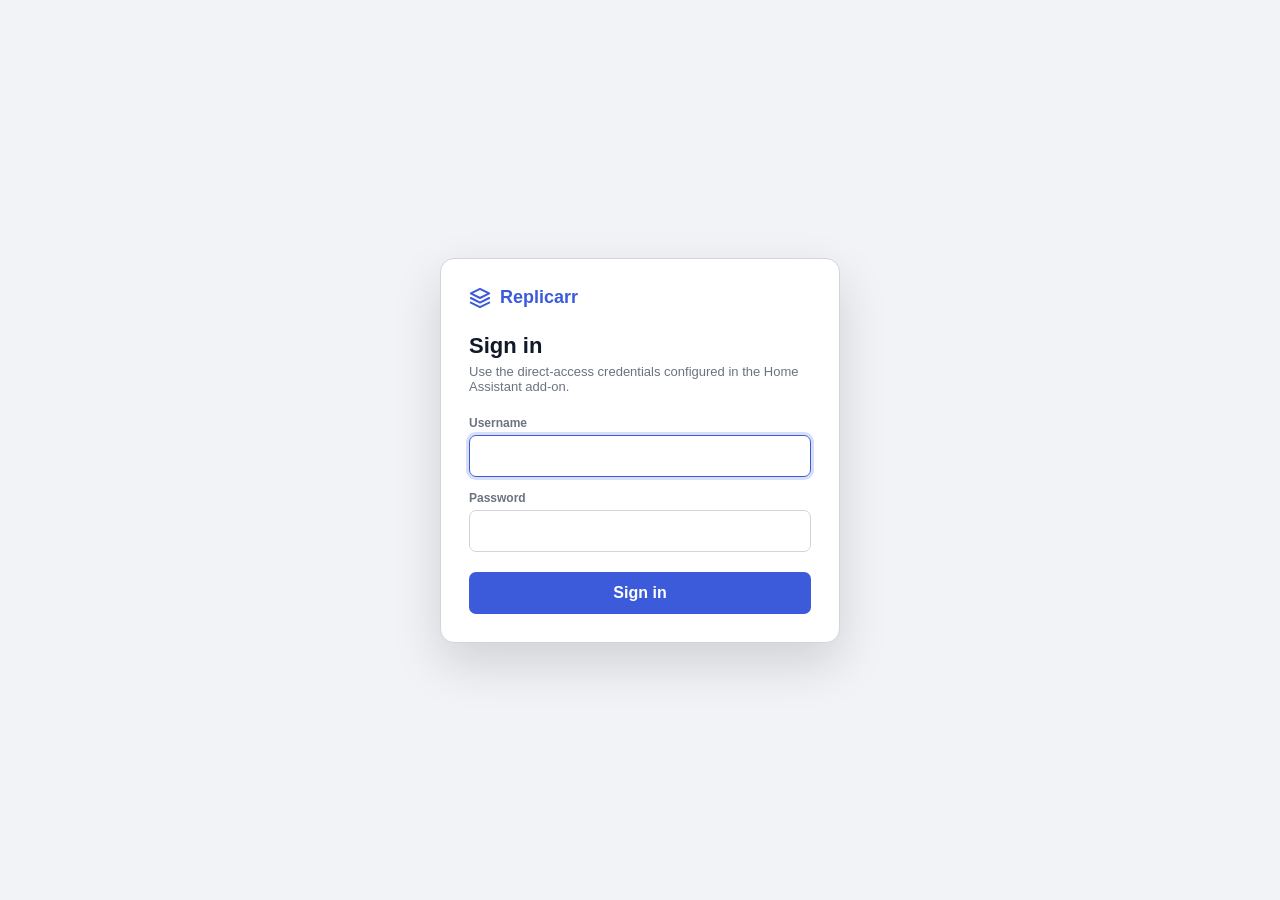
<file: replicarr/app/web/login.html>
<!DOCTYPE html>
<html lang="en">
<head>
  <meta charset="UTF-8" />
  <meta name="viewport" content="width=device-width, initial-scale=1.0" />
  <meta name="color-scheme" content="light dark" />
  <title>Sign in · Replicarr</title>
  <style>
    :root { color-scheme: light; --bg:#f2f3f7; --surface:#fff; --border:#d1d5db; --text:#111827; --muted:#6b7280; --accent:#3b5bdb; --error:#b42318; --error-bg:#fee4e2; }
    @media (prefers-color-scheme: dark) {
      :root { color-scheme: dark; --bg:#0f1117; --surface:#1a1d27; --border:#363945; --text:#f0f1f5; --muted:#8b8fa8; --accent:#7b8ef0; --error:#fda29b; --error-bg:#2b0f0f; }
    }
    * { box-sizing:border-box; }
    body { min-height:100vh; margin:0; display:grid; place-items:center; padding:20px; background:var(--bg); color:var(--text); font-family:-apple-system,BlinkMacSystemFont,"Segoe UI",sans-serif; }
    main { width:min(400px,100%); padding:28px; border:1px solid var(--border); border-radius:14px; background:var(--surface); box-shadow:0 20px 50px rgba(0,0,0,.14); }
    .brand { display:flex; align-items:center; gap:9px; color:var(--accent); font-size:18px; font-weight:750; }
    h1 { margin:24px 0 5px; font-size:22px; }
    .intro { margin:0 0 22px; color:var(--muted); font-size:13px; }
    label { display:block; margin:14px 0 5px; color:var(--muted); font-size:12px; font-weight:650; }
    input { width:100%; height:42px; padding:0 12px; border:1px solid var(--border); border-radius:7px; background:var(--surface); color:var(--text); font:inherit; }
    input:focus { border-color:var(--accent); outline:3px solid color-mix(in srgb,var(--accent) 20%,transparent); }
    button { width:100%; height:42px; margin-top:20px; border:0; border-radius:7px; background:var(--accent); color:#fff; font:inherit; font-weight:700; cursor:pointer; }
    .error { display:none; margin:0 0 14px; padding:10px 12px; border-radius:7px; background:var(--error-bg); color:var(--error); font-size:12px; }
    .error.visible { display:block; }
  </style>
</head>
<body>
  <main>
    <div class="brand">
      <svg width="22" height="22" viewBox="0 0 24 24" fill="none" stroke="currentColor" stroke-width="2.2" stroke-linecap="round" stroke-linejoin="round">
        <path d="M12 2L2 7l10 5 10-5-10-5z"/><path d="M2 17l10 5 10-5"/><path d="M2 12l10 5 10-5"/>
      </svg>
      Replicarr
    </div>
    <h1>Sign in</h1>
    <p class="intro">Use the direct-access credentials configured in the Home Assistant add-on.</p>
    <div class="error" id="login-error" role="alert"></div>
    <form method="post" action="login">
      <label for="username">Username</label>
      <input id="username" name="username" type="text" autocomplete="username" autocapitalize="none" spellcheck="false" required autofocus />
      <label for="password">Password</label>
      <input id="password" name="password" type="password" autocomplete="current-password" required />
      <button type="submit">Sign in</button>
    </form>
  </main>
  <script>
    const messages = {
      invalid: "The username or password is incorrect.",
      locked: "Too many failed attempts. Try again in 15 minutes.",
      https: "Direct sign-in requires HTTPS. Open Replicarr using its secure HTTPS address."
    };
    const reason = new URLSearchParams(location.search).get("error");
    if (messages[reason]) {
      const error = document.getElementById("login-error");
      error.textContent = messages[reason];
      error.classList.add("visible");
    }
  </script>
</body>
</html>
</file>
